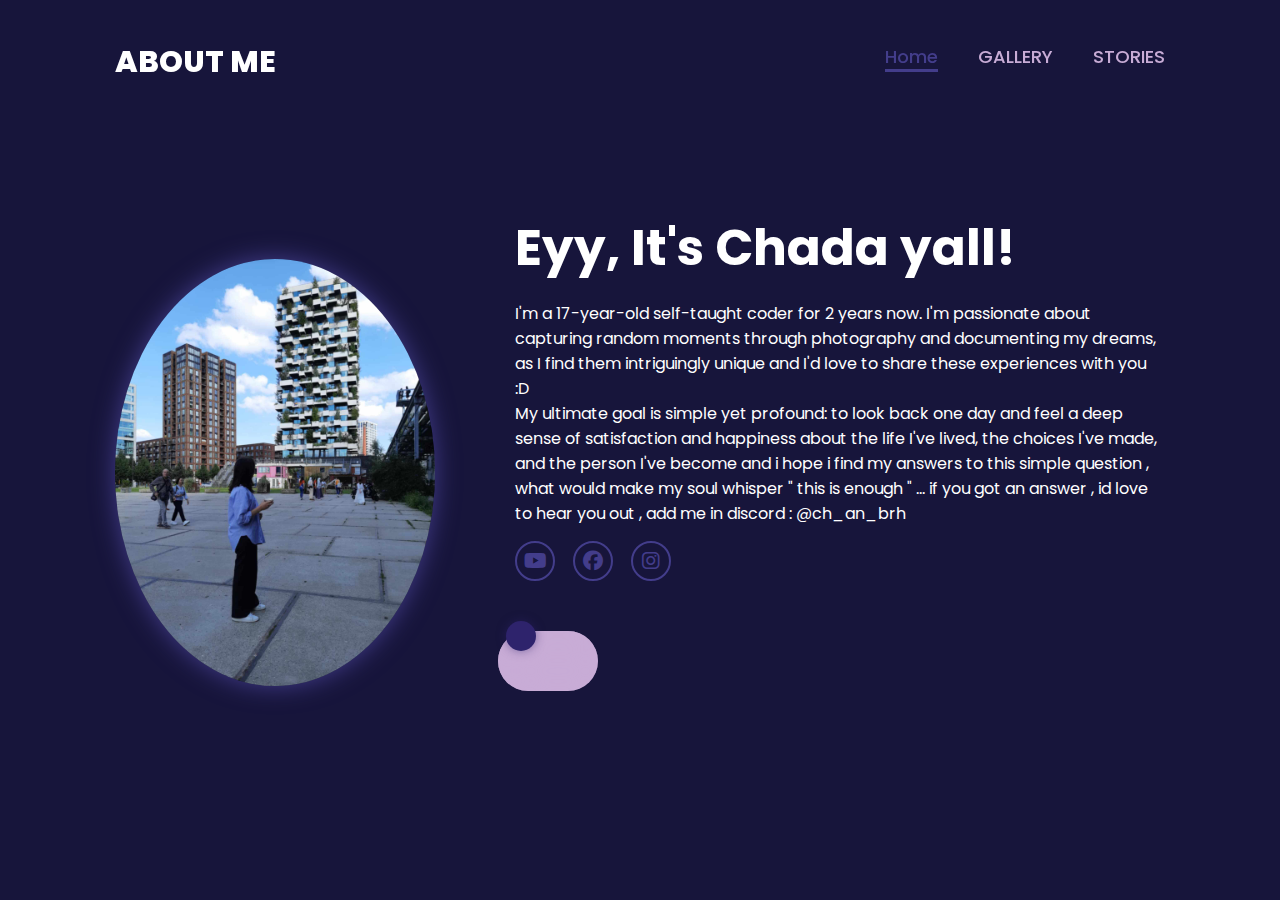
<file: index.html>
<!DOCTYPE html>
<html lang="en">
<head>
    <meta charset="UTF-8">
    <meta name="viewport"         content="width=device-width, initial-scale=1.0">
    <link rel="stylesheet" href="https://cdnjs.cloudflare.com/ajax/libs/font-awesome/6.5.2/css/all.min.css">
    <link rel="stylesheet" href="style.css">
    <link rel="icon" href="icon.png" type="image/png">

    <title> Simply Chadha </title>
</head>
<body>
    <header>
        <div  class="logo" id="logo">ABOUT ME</div>
        <div class="menu-icon" id="menu-icon">
        <nav>
            <ul class="sidebar">
                <li class="place" onclick=hideSidebar()><a href="#"><svg xmlns="http://www.w3.org/2000/svg" heigh="28" width="28" viewBox="0 0 512 512" class="icon1" ><!--!Font Awesome Free 6.7.2 by @fontawesome - https://fontawesome.com License - https://fontawesome.com/license/free Copyright 2024 Fonticons, Inc.--><path d="M256 48a208 208 0 1 1 0 416 208 208 0 1 1 0-416zm0 464A256 256 0 1 0 256 0a256 256 0 1 0 0 512zM175 175c-9.4 9.4-9.4 24.6 0 33.9l47 47-47 47c-9.4 9.4-9.4 24.6 0 33.9s24.6 9.4 33.9 0l47-47 47 47c9.4 9.4 24.6 9.4 33.9 0s9.4-24.6 0-33.9l-47-47 47-47c9.4-9.4 9.4-24.6 0-33.9s-24.6-9.4-33.9 0l-47 47-47-47c-9.4-9.4-24.6-9.4-33.9 0z"/></svg></a> </li>
                <li class="place">  <a href="index.html" class="active">Home</a> </li>
                 <li class="place"><a href="gallery.html">GALLERY</a></li>
                <li class="place"> <a href="stories.html">STORIES</a></li>
                 </ul>
           <ul>
           <li class="hideOnMobile">  <a href="index.html" class="active">Home</a> </li>
            <li class="hideOnMobile"><a href="gallery.html">GALLERY</a></li>
           <li class="hideOnMobile"> <a href="stories.html">STORIES</a></li>
           <li class="menu-button" onclick=showSidebar()><a href="#"><svg xmlns="http://www.w3.org/2000/svg" heigh="25" viewBox="0 0 448 512" width="25" class="icon1" id="icon1"><!--!Font Awesome Free 6.7.2 by @fontawesome - https://fontawesome.com License - https://fontawesome.com/license/free Copyright 2024 Fonticons, Inc.--><path d="M0 96C0 78.3 14.3 64 32 64l384 0c17.7 0 32 14.3 32 32s-14.3 32-32 32L32 128C14.3 128 0 113.7 0 96zM0 256c0-17.7 14.3-32 32-32l384 0c17.7 0 32 14.3 32 32s-14.3 32-32 32L32 288c-17.7 0-32-14.3-32-32zM448 416c0 17.7-14.3 32-32 32L32 448c-17.7 0-32-14.3-32-32s14.3-32 32-32l384 0c17.7 0 32 14.3 32 32z"/></svg></a> </li>
            </ul>
        </nav>
    </header>

    <section class="home">
        <div class="home-img" >
            <img src="main.jpg" alt="" >
        </div>
        <div class="image2">
            <img src="main.jpg" alt="" >
        </div>
        <div class="home-content">
             <span> Eyy, It's Chada yall! </span>
            <p>I'm a 17-year-old self-taught coder for 2 years now. I'm passionate about capturing random moments through photography and documenting my dreams, as I find them intriguingly unique and I'd love to share these experiences with you :D <br>My ultimate goal is simple yet profound: to look back one day and feel a deep sense of satisfaction and happiness about the life I've lived, the choices I've made, and the person I've become and i hope i find my answers to this simple question  , what would make my soul whisper " this is enough " ... if you got an answer , id love to hear you out , add me in discord : @ch_an_brh</p>
            <div class="social-icons">
                <a href="https://www.youtube.com/@heatherrrrr"><i class="fa-brands fa-youtube"></i></a>
                <a href="https://www.facebook.com/None.of.ur.business.mf"><i class="fa-brands fa-facebook"></i></a>
                <a href="https://www.instagram.com/ch_an_brh/"><i class="fa-brands fa-instagram"></i></a>
            </div>
            <input type="checkbox" id="theme-toggle">
            <div class="display">
                <label for="theme-toggle">
                    <div class="circle">
                        
                    </div>
                </label>
            </div>
        </div>
    </section>

    
    <script src="home.js"></script>

    <script data-goatcounter="https://chadha.goatcounter.com/count"
        async src="//gc.zgo.at/count.js"></script>
</body>
</html>
</file>
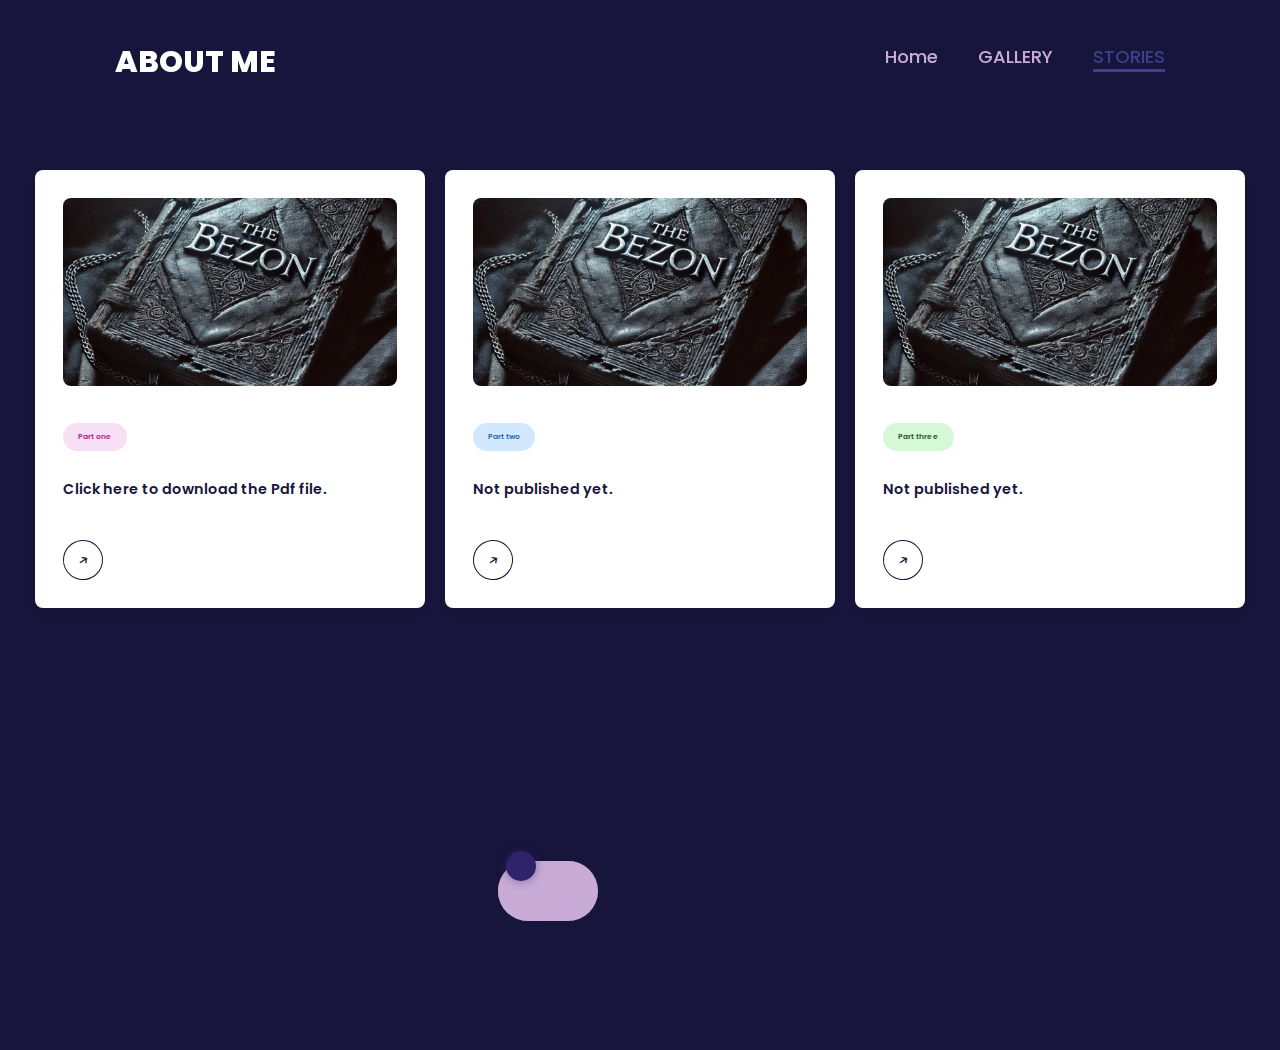
<file: stories.html>
<!DOCTYPE html>
<html lang="en">
<head>
    <meta charset="UTF-8">
    <meta name="viewport"         content="width=device-width, initial-scale=1.0">
    <link rel="stylesheet" href="https://cdnjs.cloudflare.com/ajax/libs/font-awesome/6.5.2/css/all.min.css">
    <link rel="stylesheet" href="stories.css">
    <link rel="icon" href="icon.png" type="image/png">

    <title> Simply Chadha - Stories </title>
</head>
<body>
    <header>
        <div  class="logo" id="logo">ABOUT ME</div>
        <div class="menu-icon" id="menu-icon">
        <nav>
            <ul class="sidebar">
                <li class="place" onclick=hideSidebar()><a href="#"><svg xmlns="http://www.w3.org/2000/svg" heigh="28" width="28" viewBox="0 0 512 512" class="icon1" ><!--!Font Awesome Free 6.7.2 by @fontawesome - https://fontawesome.com License - https://fontawesome.com/license/free Copyright 2024 Fonticons, Inc.--><path d="M256 48a208 208 0 1 1 0 416 208 208 0 1 1 0-416zm0 464A256 256 0 1 0 256 0a256 256 0 1 0 0 512zM175 175c-9.4 9.4-9.4 24.6 0 33.9l47 47-47 47c-9.4 9.4-9.4 24.6 0 33.9s24.6 9.4 33.9 0l47-47 47 47c9.4 9.4 24.6 9.4 33.9 0s9.4-24.6 0-33.9l-47-47 47-47c9.4-9.4 9.4-24.6 0-33.9s-24.6-9.4-33.9 0l-47 47-47-47c-9.4-9.4-24.6-9.4-33.9 0z"/></svg></a> </li>
                <li class="place">  <a href="index.html">Home</a> </li>
                 <li class="place"><a href="gallery.html" >GALLERY</a></li>
                <li class="place"> <a href="stories.html" class="active">STORIES</a></li>
                 </ul>
           <ul>
           <li class="hideOnMobile">  <a href="index.html" >Home</a> </li>
            <li class="hideOnMobile"><a href="gallery.html">GALLERY</a></li>
           <li class="hideOnMobile"> <a href="stories.html" class="active">STORIES</a></li>
           <li class="menu-button" onclick=showSidebar()><a href="#"><svg xmlns="http://www.w3.org/2000/svg" heigh="25" viewBox="0 0 448 512" width="25" class="icon1" id="icon1"><!--!Font Awesome Free 6.7.2 by @fontawesome - https://fontawesome.com License - https://fontawesome.com/license/free Copyright 2024 Fonticons, Inc.--><path d="M0 96C0 78.3 14.3 64 32 64l384 0c17.7 0 32 14.3 32 32s-14.3 32-32 32L32 128C14.3 128 0 113.7 0 96zM0 256c0-17.7 14.3-32 32-32l384 0c17.7 0 32 14.3 32 32s-14.3 32-32 32L32 288c-17.7 0-32-14.3-32-32zM448 416c0 17.7-14.3 32-32 32L32 448c-17.7 0-32-14.3-32-32s14.3-32 32-32l384 0c17.7 0 32 14.3 32 32z"/></svg></a> </li>
            </ul>
        </nav>
    </header>

    <div class="card-list">
        <a  href="the bezon.pdf" target="_blank" class="card-item">
            <img src="the bezon.png" alt="Card Image">
            <span class="developer">Part one</span>
            <h3>Click here to download the Pdf file.</h3>
            
            <div  class="arrow">
                <i class="fas fa-arrow-right card-icon"></i>
            </div>
           
        </a>

        
        <a href="#" class="card-item">
            <img src="the bezon.png" alt="Card Image">
            <span class="designer">Part two</span>
            <h3>Not published yet.</h3>
            <div class="arrow">
                <i class="fas fa-arrow-right card-icon"></i>
            </div>
        </a>
        <a href="#" class="card-item">
            <img src="the bezon.png" alt="Card Image">
            <span class="editor">Part three</span>
            <h3>Not published yet.</h3>
            <div class="arrow">
                <i class="fas fa-arrow-right card-icon"></i>
            </div>
        </a>
    </div>

  

        <div class="toggle-fix">
            <input type="checkbox" id="theme-toggle">
            <div class="display">
                <label for="theme-toggle">
                    <div class="circle">
                        
                    </div>
                </label>
         </div>
    
    <script src="home.js"></script>
   

</body>
</html>
</file>
<file: style.css>
@import url('https://fonts.googleapis.com/css2?family=Poppins:wght@100;200;300;400;500;600&display=swap');

* {
    margin: 0;
    padding: 0;
    box-sizing: border-box;
    text-decoration: none;
    border: none;
    outline: none;
    font-family: 'Poppins', sans-serif;
    transition: 0.5s;
}

:root {
    --bg-color: #17153B;
    --text-color: white;
    --circle-bg: #2E236C;
    --circle-shadow: rgba(46, 35, 108, 0.5);
    --primary-color: #433D8B;
    --secondary-color: #C8ACD6;
    --icon-fill:white;
}

body.light-mode {
    --bg-color:#EEEEEE;
    --text-color: #201E43;
    --circle-bg: #134B70;
    --circle-shadow: #508C9B;
    --primary-color: #134B70;
    --secondary-color: #201E43;
    --icon-fill: #201E43;
    
}

input[type="checkbox"]:checked ~ body {
    --bg-color: #fdf2fd;
    --text-color: #7E60BF;
    --circle-bg: #E4B1F0;
    --circle-shadow: rgba(228, 177, 240, 0.5);
    --primary-color: #7E60BF;
    --secondary-color: #E4B1F0;
}

input[type="checkbox"]:checked + label .circle {
    left: 100%;
    transform: translateX(-110%);
    transition: left 0.3s ease, transform 0.3s ease;
}

html {
    font-size: 62.5%;
}

body {
    width: 100%;
    height: 100vh;
    overflow-x: hidden;
    background-color: var(--bg-color);
    color: var(--text-color);
    transition: background-color 0.3s ease, color 0.3s ease;
}

header {
    margin-top: 20px;
    position: fixed;
    top: 0;
    left: 0;
    width: 100%;
    padding: 1rem 9%;
    background-color: transparent;
    filter: drop-shadow(10px);
    display: flex;
    justify-content: space-between;
    align-items: center;
    z-index: 100;
}


.logo {
    font-size: 3rem;
    color: var(--text-color);
    font-weight: 800;
    cursor: pointer;
    transition: opacity 0.3s ease;
    opacity: 1;
}
.icon1{
    transition:opacity 0.3s ease ;
    opacity: 1;
}
.logo:hover {
    transform: scale(1);
}

.image2{
    display: none;
}

nav a {
    font-size: 1.8rem;
    color: var(--secondary-color);
    margin-left: 4rem;
    font-weight: 500;
    transition: 0.3s ease;
    border-bottom: 3px solid transparent;
}

nav a:hover,
nav a.active {
    color: var(--primary-color);
    border-bottom: 3px solid var(--primary-color);
}



section {
    min-height: 100vh;
    padding: 5rem 9% 5rem;
}

.home {
    display: flex;
    justify-content: center;
    align-items: center;
    gap: 8rem;
    background-color: var(--bg-color);
}

.home .home-content h1 {
    font-size: 6rem;
    font-weight: 700;
    line-height: 1.3;
}

span {
    font-size: 5rem;
    color: var(--text-color);
     font-weight: bold;
}

.home-content h3 {
    font-size: 4rem;
    margin-bottom: 1rem;
    font-weight: 700;
}

.home-content p {
    font-size: 1.6rem;
    position: relative;
    top: 15px;
}

.home-img {
    border-radius: 50%;
}

.home-img img {
    position: relative;
    width: 32vw;
    border-radius: 50%;
    box-shadow: 0 0 25px var(--primary-color);
    cursor: pointer;
    transition: 0.2s linear;
}

.social-icons a {
    display: inline-flex;
    justify-content: center;
    align-items: center;
    width: 4rem;
    height: 4rem;
    background-color: transparent;
    border: 0.2rem solid var(--primary-color);
    font-size: 2rem;
    border-radius: 50%;
    margin: 3rem 1.5rem 3rem 0;
    transition: 0.3s ease;
    color: var(--primary-color);
}

.social-icons a:hover {
    color: var(--secondary-color);
    transform: scale(1.3) translateY(-5px);
    background-color: var(--primary-color);
    box-shadow: 0 0 25px var(--primary-color);
}

.display {
    display: flex;
    align-items: center;
    justify-content: center;
    margin-top: 2rem;
}

label {
    position: relative; 
    top: 49%;
    right:45%;
    width: 100px;
    height: 60px;
    border-radius: 999px;
    background: var(--secondary-color);
    box-shadow: 10px 10px 30px var(--secondary-color) inset;
    cursor: pointer;
}

.circle {
    position: absolute; 
    width: 50px;
    height: 50px;
    border-radius: 99px;
    background: var(--circle-bg);
    box-shadow: 10px 10px 20px var(--circle-shadow), -10px -10px 30px var(--circle-shadow) inset;
    top: 50%;
    left: 0%;
    transform: translate(10%, -50%);
    transition: left 0.3s ease, transform 0.3s ease;
}

input[type="checkbox"] {
    display: none;
}




input[type="checkbox"] {
    display: none;
}

label .circle {
    position: absolute;
    width: 30px;
    height: 30px;
    background: var(--circle-bg);
    border-radius: 50%;
    transition: left 0.3s ease, transform 0.3s ease;
    top: 5px;
    left: 5px;
    box-shadow: 0 0 10px var(--circle-shadow);
}




input[type="checkbox"]:checked + label {
    background: var(--primary-color);
}

.home-img{
    border-radius: 50%;
}

.home-img img{
    position: relative;
    width: 25vw;
    border-radius: 50%;
    box-shadow: 0 0 25px solid #433D8B;
    cursor: pointer;
    transition: 0.2s linear;
    margin-top: 50px;
}

.home-img img:hover{
    font-size: 1.8rem;
    font-weight: 500;
}

@media (max-width: 1000px){
    .home{
        gap: 4rem;
    }
    
}

.image2 img{
    width: 100%;
    height: 100%;
    object-fit: cover;
}

@media(max-width:900px){
    .home{
        flex-direction: column;
        margin: 5rem 4rem;
    }

    .home .home-content h3{
        font-size: 2.5rem;
    }

    .home-content h1{
        font-size: 5rem;
    }
    .home-img{
        display: none;
    }
    .image2{
        display: flex;
        width: 80vh;            
        height: 80vh;              
        object-fit: cover;       
        position: relative;
        box-shadow: 0 20px 30px rgba(0, 0, 0, 0.3);
        top: -100%; 
        margin-top: -30vh; 
       left: 100%; 
      transform: translate(-50%, 0); 
      border-radius: 250px;
      overflow: hidden;
    }
 

}


nav ul{
    width: 100%;
    list-style: none;
    display: flex;
    justify-content: flex-end;
    align-items: center;
  }
  nav li{
    height: 50px;
    margin-top: 13px;
    
  }

  .sidebar{
    position: fixed;
    top: 0; 
    right: 0;
    height: 100vh;
    width: 250px;
    background-color: rgba(255, 255, 255, 0.15);
    backdrop-filter: blur(12px);
    box-shadow: -10px 0 10px rgba(0, 0, 0, 0.1);
    list-style: none;
    display: none;
    flex-direction: column;
    align-items: flex-start;
    justify-content: flex-start;
  }
  .sidebar li{
    width: 100%;
  }
  .sidebar a{
    width: 100%;
  }
  .menu-button{
    display: none;
    
  }
  @media(max-width: 900px){
    .hideOnMobile{
      display: none;
    }
    .menu-button{
      display: block;
      
    }
    .place{
        position: relative;
        top: 30px;

    }
    .icon1{
    fill: var(--icon-fill);
    }

    .logo {
        opacity: 1; 
      }
    .icon1{
        opacity: 1;
    }
    span{
        font-size: 3.5rem;
    }
  }
  @media(max-width: 400px){
    .sidebar{
      width: 70%;
    }
  }
</file>
<file: stories.css>
@import url('https://fonts.googleapis.com/css2?family=Poppins:wght@100;200;300;400;500;600&display=swap');

* {
    margin: 0;
    padding: 0;
    box-sizing: border-box;
    text-decoration: none;
    border: none;
    outline: none;
    font-family: 'Poppins', sans-serif;
    transition: 0.5s;
}

:root {
    --bg-color: #17153B;
    --text-color: white;
    --circle-bg: #2E236C;
    --circle-shadow: rgba(46, 35, 108, 0.5);
    --primary-color: #433D8B;
    --secondary-color: #C8ACD6;
    --icon-fill:white;
}

body.light-mode {
    --bg-color:#EEEEEE;
    --text-color: #201E43;
    --circle-bg: #134B70;
    --circle-shadow: #508C9B;
    --primary-color: #134B70;
    --secondary-color: #201E43;
    --icon-fill: #201E43;
    
}

input[type="checkbox"]:checked ~ body {
    --bg-color: #fdf2fd;
    --text-color: #7E60BF;
    --circle-bg: #E4B1F0;
    --circle-shadow: rgba(228, 177, 240, 0.5);
    --primary-color: #7E60BF;
    --secondary-color: #E4B1F0;
}

input[type="checkbox"]:checked + label .circle {
    left: 100%;
    transform: translateX(-110%);
    transition: left 0.3s ease, transform 0.3s ease;
}

html {
    font-size: 62.5%;
}

body {
    width: 100%;
    height: 100vh;
    overflow-x: hidden;
    background-color: var(--bg-color);
    color: var(--text-color);
    transition: background-color 0.3s ease, color 0.3s ease;
}

header {
    margin-top: 20px;
    position: fixed;
    top: 0;
    left: 0;
    width: 100%;
    padding: 1rem 9%;
    background-color: transparent;
    filter: drop-shadow(10px);
    display: flex;
    justify-content: space-between;
    align-items: center;
    z-index: 100;
}


.logo {
    font-size: 3rem;
    color: var(--text-color);
    font-weight: 800;
    cursor: pointer;
    transition: opacity 0.3s ease;
    opacity: 1;
}
.icon1{
    transition:opacity 0.3s ease ;
    opacity: 1;
}
.logo:hover {
    transform: scale(1);
}



nav a {
    font-size: 1.8rem;
    color: var(--secondary-color);
    margin-left: 4rem;
    font-weight: 500;
    transition: 0.3s ease;
    border-bottom: 3px solid transparent;
}

nav a:hover,
nav a.active {
    color: var(--primary-color);
    border-bottom: 3px solid var(--primary-color);
}









.display {
    display: flex;
    align-items: center;
    justify-content: center;
    margin-top: 2rem;
}

label {
    position: relative; 
    top: 49%;
    right:45%;
    width: 100px;
    height: 60px;
    border-radius: 999px;
    background: var(--secondary-color);
    box-shadow: 10px 10px 30px var(--secondary-color) inset;
    cursor: pointer;
}

.circle {
    position: absolute; 
    width: 50px;
    height: 50px;
    border-radius: 99px;
    background: var(--circle-bg);
    box-shadow: 10px 10px 20px var(--circle-shadow), -10px -10px 30px var(--circle-shadow) inset;
    top: 50%;
    left: 0;
    transform: translate(10%, -50%);
    transition: left 0.3s ease, transform 0.3s ease;
}

input[type="checkbox"] {
    display: none;
}




input[type="checkbox"] {
    display: none;
}

label .circle {
    position: absolute;
    width: 30px;
    height: 30px;
    background: var(--circle-bg);
    border-radius: 50%;
    transition: left 0.3s ease, transform 0.3s ease;
    top: 5px;
    left: 5px;
    box-shadow: 0 0 10px var(--circle-shadow);
}




input[type="checkbox"]:checked + label {
    background: var(--primary-color);
}

nav ul{
    width: 100%;
    list-style: none;
    display: flex;
    justify-content: flex-end;
    align-items: center;
  }
  nav li{
    height: 50px;
    margin-top: 13px;
    
  }

  .sidebar{
    position: fixed;
    top: 0; 
    right: 0;
    height: 100vh;
    width: 250px;
    background-color: rgba(255, 255, 255, 0.15);
    backdrop-filter: blur(12px);
    box-shadow: -10px 0 10px rgba(0, 0, 0, 0.1);
    list-style: none;
    display: none;
    flex-direction: column;
    align-items: flex-start;
    justify-content: flex-start;
  }
  .sidebar li{
    width: 100%;
  }
  .sidebar a{
    width: 100%;
  }
  .menu-button{
    display: none;
    
  }
  @media(max-width: 900px){
    .hideOnMobile{
      display: none;
    }
    .menu-button{
      display: block;
      
    }
    .place{
        position: relative;
        top: 30px;

    }
    .icon1{
    fill: var(--icon-fill);
    }

    .logo {
        opacity: 1; 
      }
    .icon1{
        opacity: 1;
    }
    
  }
  @media(max-width: 400px){
    .sidebar{
      width: 70%;
    }
  }

  

@media (max-width: 900px) {
     h1 {
        font-size: 0.1rem;
    }
}

.toggle-fix{
    position:absolute;
    top: 89%;
    left: 38.5%;
    transform: translate(50%,50%);
}

@import url('https://fonts.googleapis.com/css2?family=Open+Sans:wght@300;400;500;600;700&display=swap');


.card-list {
    display: grid;
    grid-template-columns: repeat(auto-fill, minmax(300px, 1fr));
    max-width: 1250px;
    margin: 150px auto;
    padding: 20px;
    gap: 20px;
}

.card-list .card-item {
    background: var(--text-color);
    padding: 26px;
    border-radius: 8px;
    box-shadow: 0px 5px 10px rgba(0, 0, 0, 0.04);
    list-style: none;
    cursor: pointer;
    text-decoration: none;
    border: 2px solid transparent;
    transition: border 0.5s ease;
}

.card-list .card-item:hover {
    border: 2px solid var(--circle-bg);
}

.card-list .card-item img {
    width: 100%;
    aspect-ratio: 16/9;
    border-radius: 8px;
    object-fit: cover;
}

.card-list span {
    display: inline-block;
    background: #F7DFF5;
    margin-top: 32px;
    padding: 8px 15px;
    font-size: 0.75rem;
    border-radius: 50px;
    font-weight: 600;
}

.card-list .developer {
    background-color: #F7DFF5; 
    color: #B22485;
}   

.card-list .designer {
    background-color: #d1e8ff;
    color: #2968a8;
}

.card-list .editor {
    background-color: #d6f8d6; 
    color: #205c20;
}

.card-item h3 {
    color: var(--bg-color);
    font-size: 1.438rem;
    margin-top: 28px;
    font-weight: 600;
}

.card-item .arrow {
    display: flex;
    align-items: center;
    justify-content: center;
    transform: rotate(-35deg);
    height: 40px;
    width: 40px;
    color: var(--bg-color);
    border: 1px solid var(--bg-color);
    border-radius: 50%;
    margin-top: 40px;
    transition: 0.2s ease;
}

.card-list .card-item:hover .arrow  {
    background: var(--secondary-color);
    color: var(--primary-color); 
}

.voting{
    position: relative;
    border: 3px solid var(--bg-color);
    border-radius: 4px;
    padding: 5px;
    display: flex;
    justify-content: center;
}
input{
    width: 50px;
    border: none;
    background: none;
    color: var(--text-color);
    font-size: 30px;
    margin: 0 10px;
    pointer-events: none;

}

button{
    background-color: var(--bg-color);
    color: var(--text-color);
    border: none;
    font-size: 30px;
    padding: 0 15px;
    margin: 10px 0;
    margin-left: 20px;
    cursor: pointer;

}
button:active{
    color: var(--circle-bg);
    transform: scale(1.2);

}

@media (max-width: 1200px) {
    .card-list .card-item {
        padding: 15px;
    }
}

@media screen and (max-width: 980px) {
    .card-list {
        margin: 70px auto;
    }
    .toggle-fix{
        position:absolute;
        top: 192%;
        transform: translate(50%,50%);
    }
}
</file>
